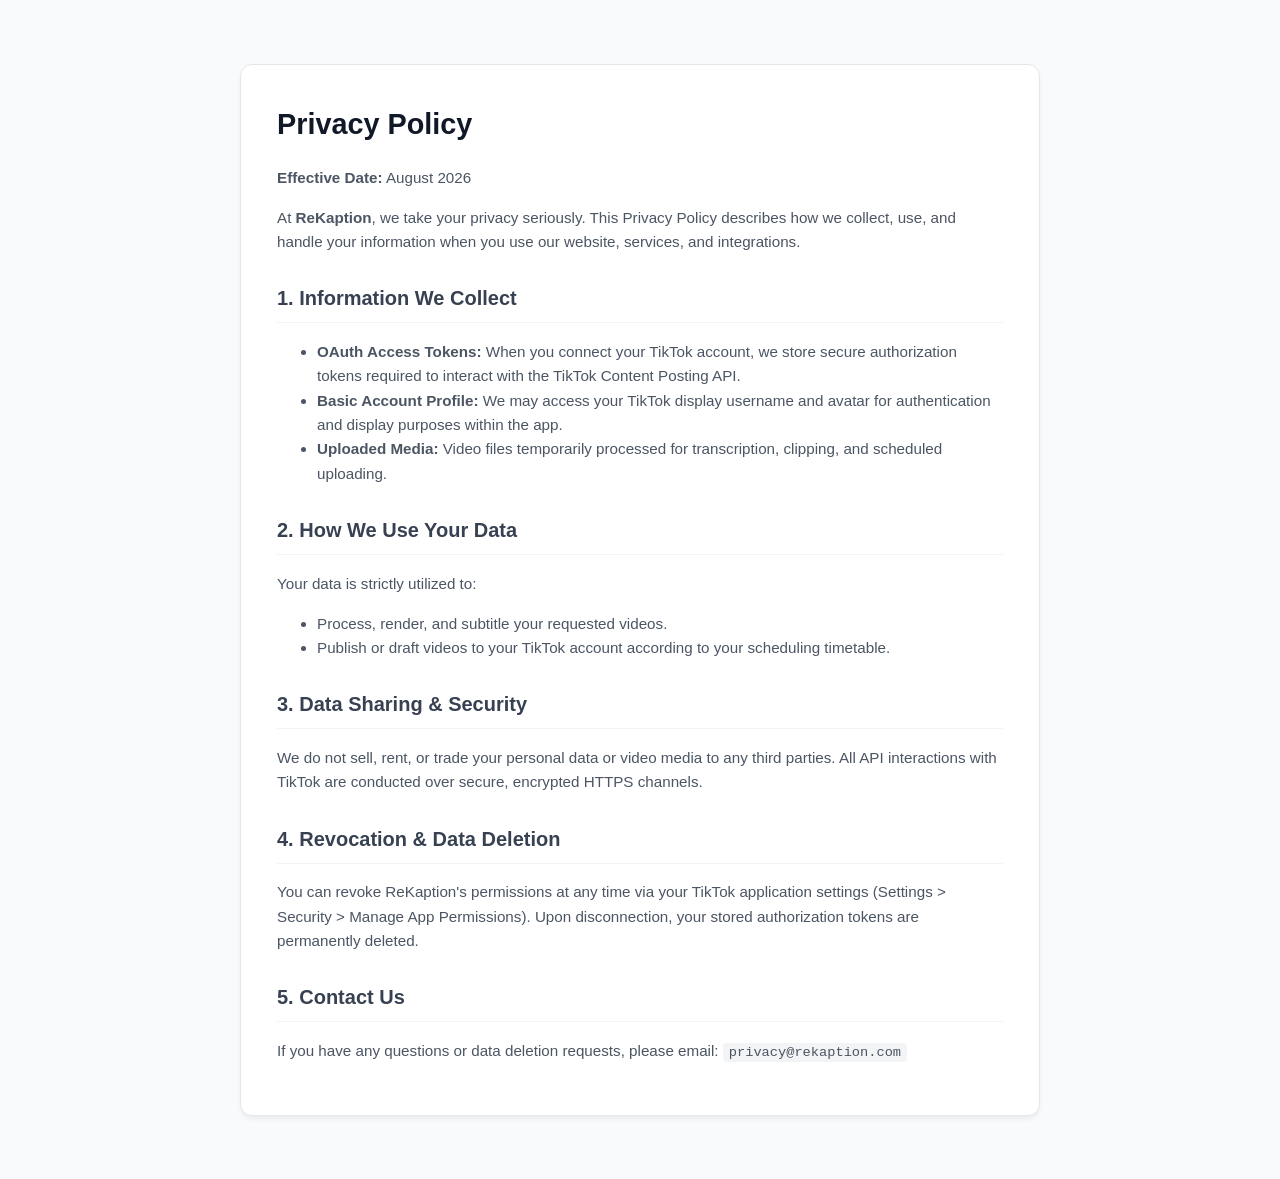
<file: public/privacy.html>
<!DOCTYPE html>
<html lang="en">
<head>
    <meta charset="UTF-8">
    <meta name="viewport" content="width=device-width, initial-scale=1.0">
    <title>Privacy Policy - ReKaption</title>
    <style>
        body { font-family: -apple-system, BlinkMacSystemFont, 'Segoe UI', Roboto, Helvetica, Arial, sans-serif; line-height: 1.6; max-width: 800px; margin: 40px auto; padding: 24px; color: #1f2937; background: #f9fafb; }
        .container { background: #ffffff; padding: 36px; border-radius: 12px; box-shadow: 0 4px 6px -1px rgba(0, 0, 0, 0.05), 0 2px 4px -1px rgba(0, 0, 0, 0.03); border: 1px solid #e5e7eb; }
        h1 { color: #111827; margin-top: 0; font-size: 1.8rem; }
        h2 { color: #374151; margin-top: 28px; font-size: 1.25rem; border-bottom: 1px solid #f3f4f6; padding-bottom: 8px; }
        p, li { color: #4b5563; font-size: 0.95rem; }
        code { background: #f3f4f6; padding: 2px 6px; border-radius: 4px; font-size: 0.9em; }
    </style>
</head>
<body>
    <div class="container">
        <h1>Privacy Policy</h1>
        <p><strong>Effective Date:</strong> August 2026</p>
        <p>At <strong>ReKaption</strong>, we take your privacy seriously. This Privacy Policy describes how we collect, use, and handle your information when you use our website, services, and integrations.</p>
        
        <h2>1. Information We Collect</h2>
        <ul>
            <li><strong>OAuth Access Tokens:</strong> When you connect your TikTok account, we store secure authorization tokens required to interact with the TikTok Content Posting API.</li>
            <li><strong>Basic Account Profile:</strong> We may access your TikTok display username and avatar for authentication and display purposes within the app.</li>
            <li><strong>Uploaded Media:</strong> Video files temporarily processed for transcription, clipping, and scheduled uploading.</li>
        </ul>
        
        <h2>2. How We Use Your Data</h2>
        <p>Your data is strictly utilized to:</p>
        <ul>
            <li>Process, render, and subtitle your requested videos.</li>
            <li>Publish or draft videos to your TikTok account according to your scheduling timetable.</li>
        </ul>
        
        <h2>3. Data Sharing & Security</h2>
        <p>We do not sell, rent, or trade your personal data or video media to any third parties. All API interactions with TikTok are conducted over secure, encrypted HTTPS channels.</p>
        
        <h2>4. Revocation & Data Deletion</h2>
        <p>You can revoke ReKaption's permissions at any time via your TikTok application settings (Settings > Security > Manage App Permissions). Upon disconnection, your stored authorization tokens are permanently deleted.</p>
        
        <h2>5. Contact Us</h2>
        <p>If you have any questions or data deletion requests, please email: <code>privacy@rekaption.com</code></p>
    </div>
</body>
</html>
</file>
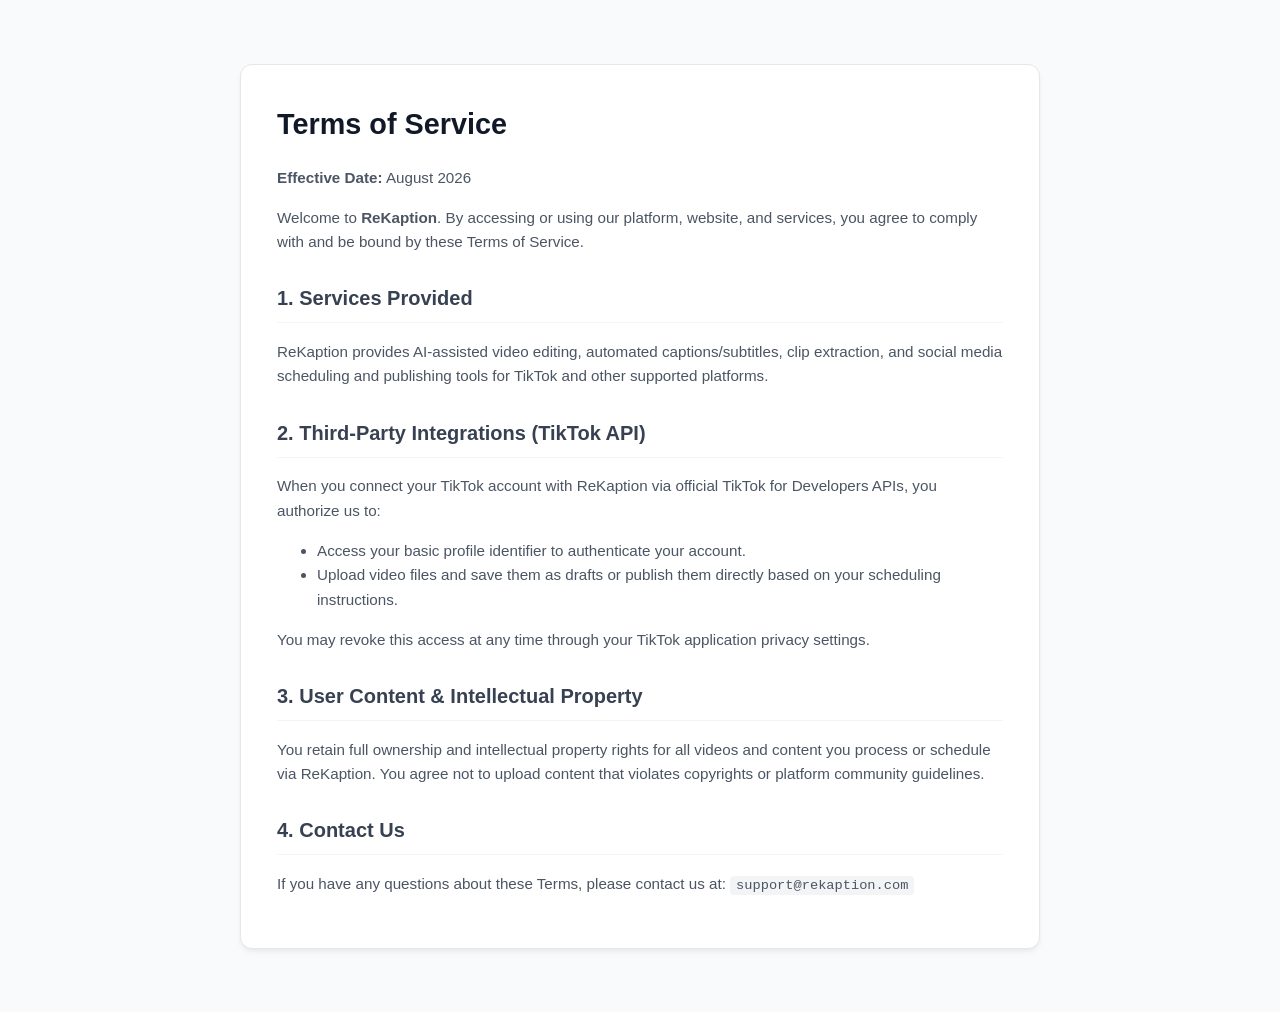
<file: public/terms.html>
<!DOCTYPE html>
<html lang="en">
<head>
    <meta charset="UTF-8">
    <meta name="viewport" content="width=device-width, initial-scale=1.0">
    <title>Terms of Service - ReKaption</title>
    <style>
        body { font-family: -apple-system, BlinkMacSystemFont, 'Segoe UI', Roboto, Helvetica, Arial, sans-serif; line-height: 1.6; max-width: 800px; margin: 40px auto; padding: 24px; color: #1f2937; background: #f9fafb; }
        .container { background: #ffffff; padding: 36px; border-radius: 12px; box-shadow: 0 4px 6px -1px rgba(0, 0, 0, 0.05), 0 2px 4px -1px rgba(0, 0, 0, 0.03); border: 1px solid #e5e7eb; }
        h1 { color: #111827; margin-top: 0; font-size: 1.8rem; }
        h2 { color: #374151; margin-top: 28px; font-size: 1.25rem; border-bottom: 1px solid #f3f4f6; padding-bottom: 8px; }
        p, li { color: #4b5563; font-size: 0.95rem; }
        code { background: #f3f4f6; padding: 2px 6px; border-radius: 4px; font-size: 0.9em; }
    </style>
</head>
<body>
    <div class="container">
        <h1>Terms of Service</h1>
        <p><strong>Effective Date:</strong> August 2026</p>
        <p>Welcome to <strong>ReKaption</strong>. By accessing or using our platform, website, and services, you agree to comply with and be bound by these Terms of Service.</p>
        
        <h2>1. Services Provided</h2>
        <p>ReKaption provides AI-assisted video editing, automated captions/subtitles, clip extraction, and social media scheduling and publishing tools for TikTok and other supported platforms.</p>
        
        <h2>2. Third-Party Integrations (TikTok API)</h2>
        <p>When you connect your TikTok account with ReKaption via official TikTok for Developers APIs, you authorize us to:</p>
        <ul>
            <li>Access your basic profile identifier to authenticate your account.</li>
            <li>Upload video files and save them as drafts or publish them directly based on your scheduling instructions.</li>
        </ul>
        <p>You may revoke this access at any time through your TikTok application privacy settings.</p>
        
        <h2>3. User Content & Intellectual Property</h2>
        <p>You retain full ownership and intellectual property rights for all videos and content you process or schedule via ReKaption. You agree not to upload content that violates copyrights or platform community guidelines.</p>
        
        <h2>4. Contact Us</h2>
        <p>If you have any questions about these Terms, please contact us at: <code>support@rekaption.com</code></p>
    </div>
</body>
</html>
</file>
